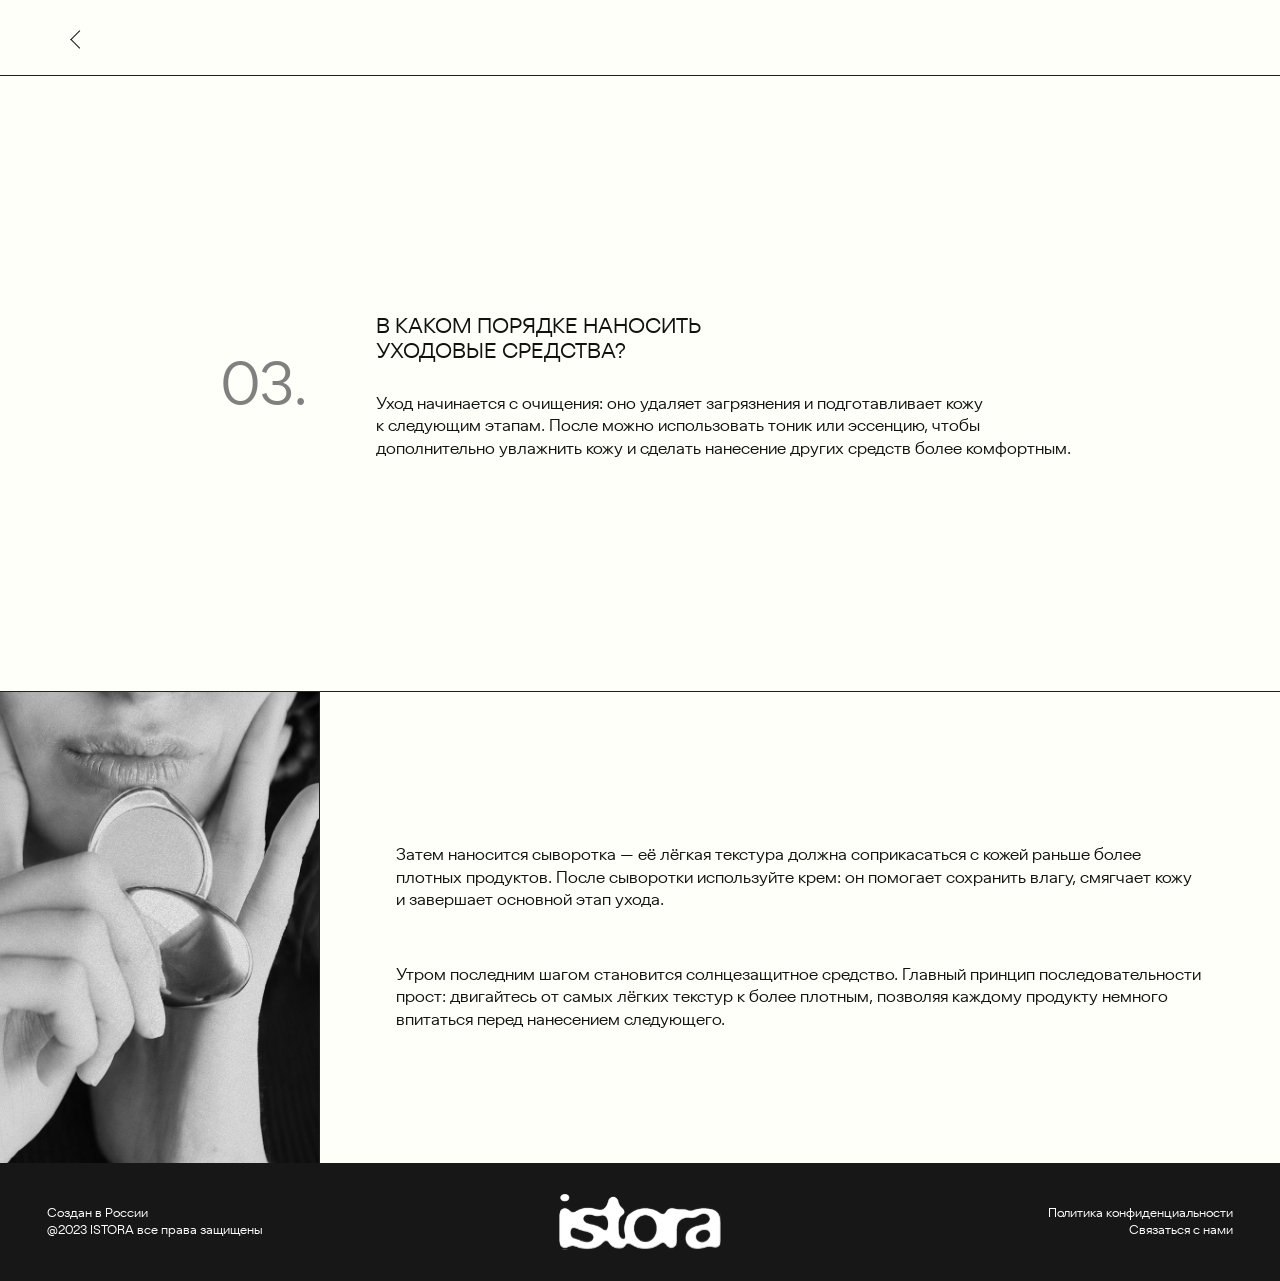
<file: article-order.html>
<!DOCTYPE html>
<html lang="ru">
<head>
<meta charset="UTF-8">
<meta name="viewport" content="width=device-width, initial-scale=1.0">
<meta name="description" content="В каком порядке наносить уходовые средства — статья Istora.">
<title>В каком порядке наносить уходовые средства — Istora</title>
<link rel="stylesheet" href="stylesheets/reset.css">
<link rel="stylesheet" href="stylesheets/fonts.css">
<link rel="stylesheet" href="stylesheets/layout.css">
<link rel="stylesheet" href="stylesheets/style.css?v=4">
<link rel="stylesheet" href="stylesheets/article.css?v=11">
</head>
<body class="article-page">
<main class="article-shell">
<header class="article-top">
<a class="article-back" href="index.html#journal" aria-label="Вернуться к вопросам">
<span aria-hidden="true"></span>
</a>
</header>

<section class="article-hero" aria-labelledby="article-title">
<p class="article-hero__number">03.</p>
<div class="article-hero__content">
<h1 id="article-title">В&nbsp;КАКОМ ПОРЯДКЕ НАНОСИТЬ<br>УХОДОВЫЕ СРЕДСТВА?</h1>
<p>Уход начинается с&nbsp;очищения: оно удаляет загрязнения и&nbsp;подготавливает кожу к&nbsp;следующим этапам. После можно использовать тоник или эссенцию, чтобы дополнительно увлажнить кожу и&nbsp;сделать нанесение других средств более комфортным.</p>
</div>
</section>

<section class="article-body">
<figure class="article-body__image">
<img src="images/topicthree.png" alt="Бальзам Istora у лица">
</figure>

<div class="article-body__text">
<p>Затем наносится сыворотка — её лёгкая текстура должна соприкасаться с&nbsp;кожей раньше более плотных продуктов. После сыворотки используйте крем: он помогает сохранить влагу, смягчает кожу и&nbsp;завершает основной этап ухода.</p>

<p>Утром последним шагом становится солнцезащитное средство. Главный принцип последовательности прост: двигайтесь от&nbsp;самых лёгких текстур к&nbsp;более плотным, позволяя каждому продукту немного впитаться перед нанесением следующего.</p>
</div>
</section>
</main>

<footer class="footer">
<p class="footer__copyright">Создан в&nbsp;России<br>@2023 ISTORA все права защищены</p>
<a class="footer__logo" href="index.html" aria-label="Istora — главная">
<img src="images/menu%20logo.svg?v=2" alt="Istora">
</a>
<nav class="footer__links" aria-label="Дополнительная навигация">
<a href="404.html">Политика конфиденциальности</a>
<a href="404.html">Связаться с&nbsp;нами</a>
</nav>
</footer>
</body>
</html>
</file>
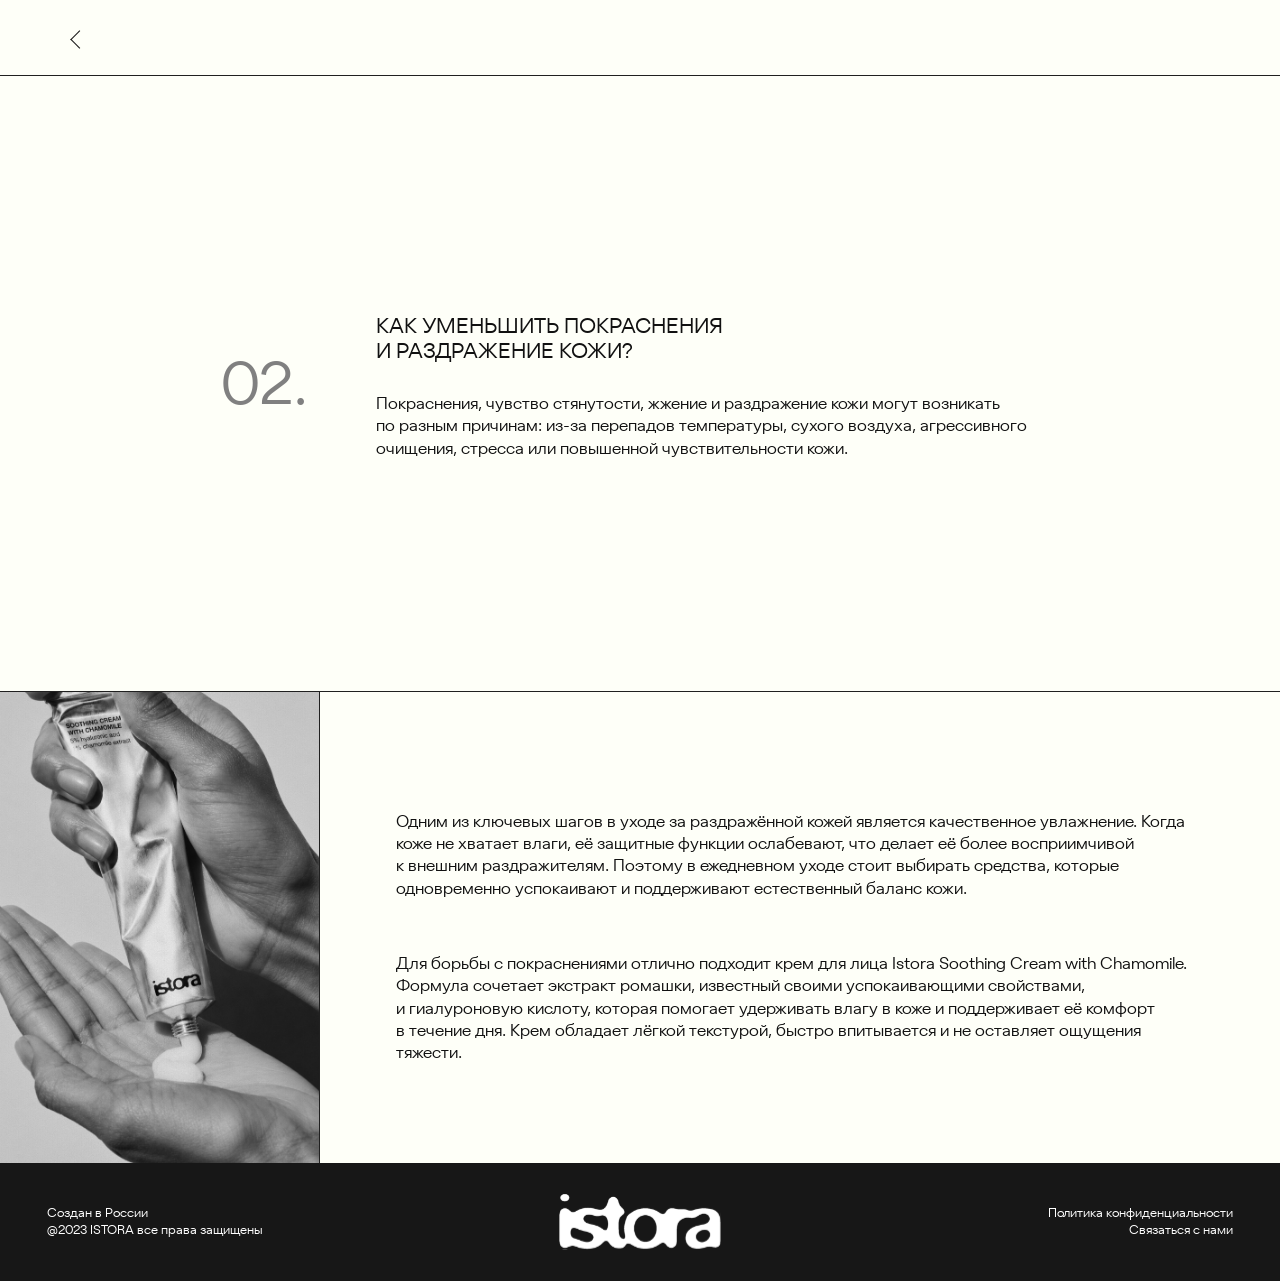
<file: article-redness.html>
<!DOCTYPE html>
<html lang="ru">
<head>
<meta charset="UTF-8">
<meta name="viewport" content="width=device-width, initial-scale=1.0">
<meta name="description" content="Как уменьшить покраснения и раздражение кожи — статья Istora.">
<title>Как уменьшить покраснения и раздражение кожи — Istora</title>
<link rel="stylesheet" href="stylesheets/reset.css">
<link rel="stylesheet" href="stylesheets/fonts.css">
<link rel="stylesheet" href="stylesheets/layout.css">
<link rel="stylesheet" href="stylesheets/style.css?v=4">
<link rel="stylesheet" href="stylesheets/article.css?v=11">
</head>
<body class="article-page">
<main class="article-shell">
<header class="article-top">
<a class="article-back" href="index.html#journal" aria-label="Вернуться к вопросам">
<span aria-hidden="true"></span>
</a>
</header>

<section class="article-hero" aria-labelledby="article-title">
<p class="article-hero__number article-hero__number--redness">02.</p>
<div class="article-hero__content">
<h1 class="article-hero__title--redness" id="article-title">КАК УМЕНЬШИТЬ ПОКРАСНЕНИЯ<br>И&nbsp;РАЗДРАЖЕНИЕ КОЖИ?</h1>
<p>Покраснения, чувство стянутости, жжение и&nbsp;раздражение кожи могут возникать по&nbsp;разным причинам: из-за&nbsp;перепадов температуры, сухого воздуха, агрессивного очищения, стресса или повышенной чувствительности кожи.</p>
</div>
</section>

<section class="article-body">
<figure class="article-body__image">
<img src="images/topictwo.png" alt="Крем Istora в руках">
</figure>

<div class="article-body__text">
<p>Одним из&nbsp;ключевых шагов в&nbsp;уходе за&nbsp;раздражённой кожей является качественное увлажнение. Когда коже не&nbsp;хватает влаги, её защитные функции ослабевают, что делает её более восприимчивой к&nbsp;внешним раздражителям. Поэтому в&nbsp;ежедневном уходе стоит выбирать средства, которые одновременно успокаивают и&nbsp;поддерживают естественный баланс кожи.</p>

<p>Для&nbsp;борьбы с&nbsp;покраснениями отлично подходит крем для&nbsp;лица Istora Soothing Cream with Chamomile. Формула сочетает экстракт ромашки, известный своими успокаивающими свойствами, и&nbsp;гиалуроновую кислоту, которая помогает удерживать влагу в&nbsp;коже и&nbsp;поддерживает её комфорт в&nbsp;течение дня. Крем обладает лёгкой текстурой, быстро впитывается и&nbsp;не оставляет ощущения тяжести.</p>
</div>
</section>
</main>

<footer class="footer">
<p class="footer__copyright">Создан в&nbsp;России<br>@2023 ISTORA все права защищены</p>
<a class="footer__logo" href="index.html" aria-label="Istora — главная">
<img src="images/menu%20logo.svg?v=2" alt="Istora">
</a>
<nav class="footer__links" aria-label="Дополнительная навигация">
<a href="404.html">Политика конфиденциальности</a>
<a href="404.html">Связаться с&nbsp;нами</a>
</nav>
</footer>
</body>
</html>
</file>
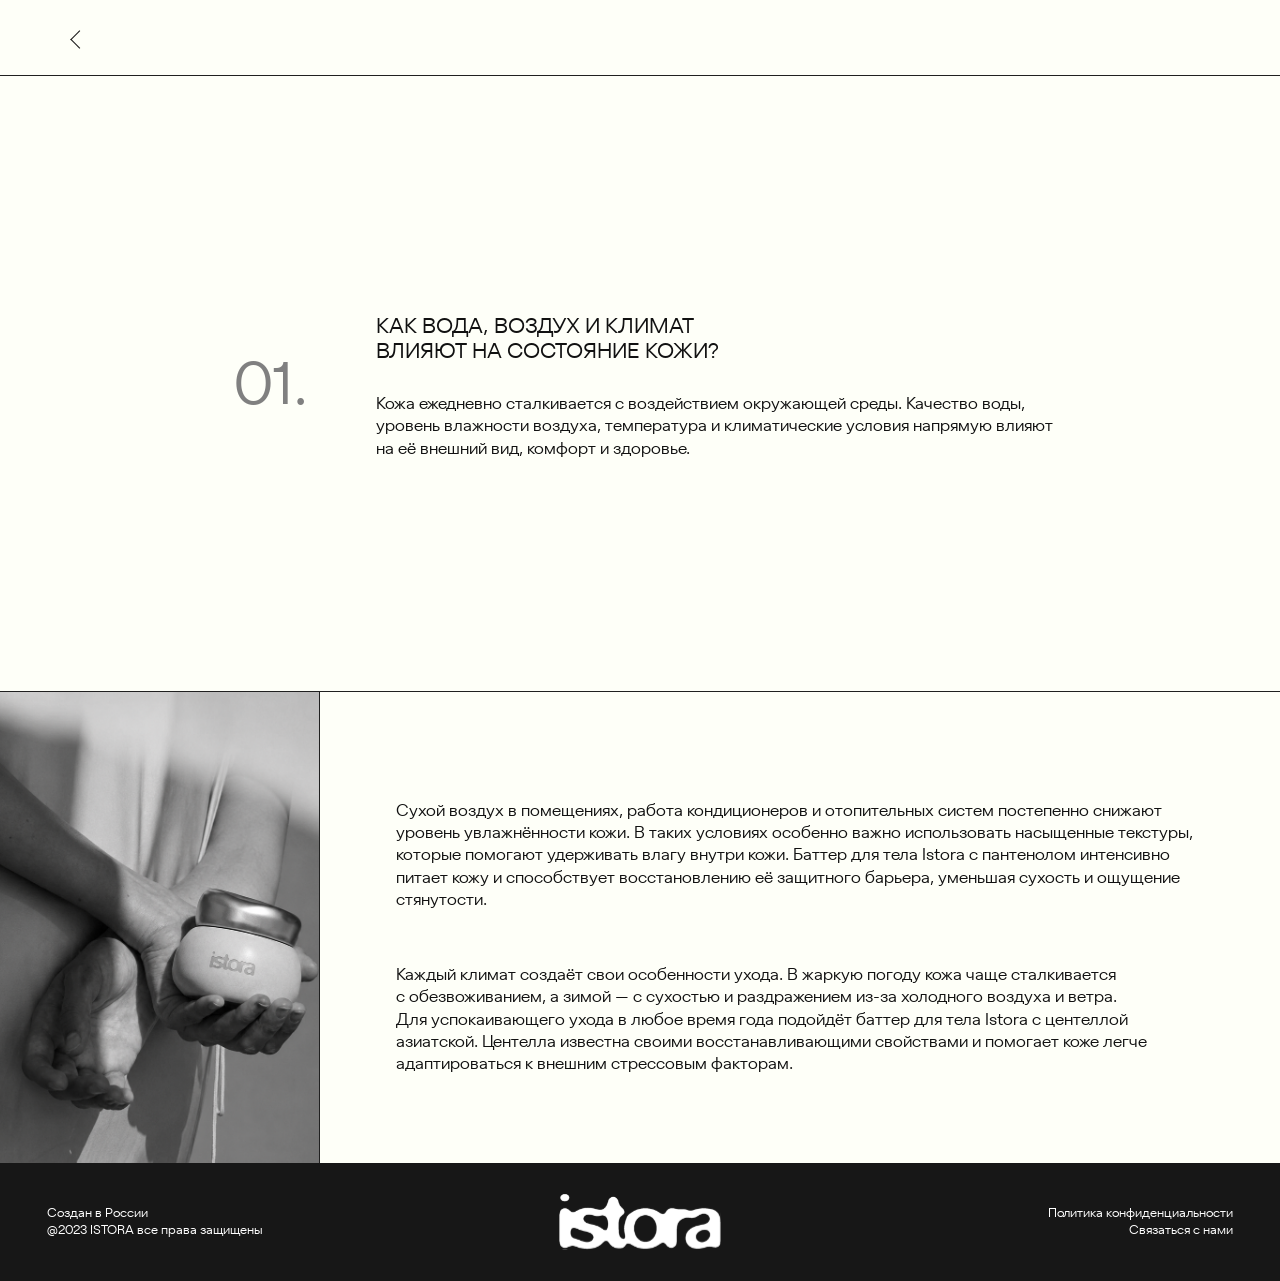
<file: article-water.html>
<!DOCTYPE html>
<html lang="ru">
<head>
<meta charset="UTF-8">
<meta name="viewport" content="width=device-width, initial-scale=1.0">
<meta name="description" content="Как вода, воздух и климат влияют на состояние кожи — статья Istora.">
<title>Как вода, воздух и климат влияют на кожу — Istora</title>
<link rel="stylesheet" href="stylesheets/reset.css">
<link rel="stylesheet" href="stylesheets/fonts.css">
<link rel="stylesheet" href="stylesheets/layout.css">
<link rel="stylesheet" href="stylesheets/style.css?v=4">
<link rel="stylesheet" href="stylesheets/article.css?v=11">
</head>
<body class="article-page">
<main class="article-shell">
<header class="article-top">
<a class="article-back" href="index.html#journal" aria-label="Вернуться к вопросам">
<span aria-hidden="true"></span>
</a>
</header>

<section class="article-hero" aria-labelledby="article-title">
<p class="article-hero__number">01.</p>
<div class="article-hero__content">
<h1 id="article-title">КАК ВОДА, ВОЗДУХ И&nbsp;КЛИМАТ<br>ВЛИЯЮТ НА&nbsp;СОСТОЯНИЕ КОЖИ?</h1>
<p>Кожа ежедневно сталкивается с&nbsp;воздействием окружающей среды. Качество воды, уровень влажности воздуха, температура и&nbsp;климатические условия напрямую влияют на&nbsp;её внешний вид, комфорт и&nbsp;здоровье.</p>
</div>
</section>

<section class="article-body">
<figure class="article-body__image">
<img src="images/topicone.png" alt="Баттер Istora в руках">
</figure>

<div class="article-body__text">
<p>Сухой воздух в&nbsp;помещениях, работа кондиционеров и&nbsp;отопительных систем постепенно снижают уровень увлажнённости кожи. В&nbsp;таких условиях особенно важно использовать насыщенные текстуры, которые помогают удерживать влагу внутри кожи. Баттер для&nbsp;тела Istora с&nbsp;пантенолом интенсивно питает кожу и&nbsp;способствует восстановлению её защитного барьера, уменьшая сухость и&nbsp;ощущение стянутости.</p>

<p>Каждый климат создаёт свои особенности ухода. В&nbsp;жаркую погоду кожа чаще сталкивается с&nbsp;обезвоживанием, а&nbsp;зимой — с&nbsp;сухостью и&nbsp;раздражением из-за&nbsp;холодного воздуха и&nbsp;ветра. Для&nbsp;успокаивающего ухода в&nbsp;любое время года подойдёт баттер для&nbsp;тела Istora с&nbsp;центеллой азиатской. Центелла известна своими восстанавливающими свойствами и&nbsp;помогает коже легче адаптироваться к&nbsp;внешним стрессовым факторам.</p>
</div>
</section>
</main>

<footer class="footer">
<p class="footer__copyright">Создан в&nbsp;России<br>@2023 ISTORA все права защищены</p>
<a class="footer__logo" href="index.html" aria-label="Istora — главная">
<img src="images/menu%20logo.svg?v=2" alt="Istora">
</a>
<nav class="footer__links" aria-label="Дополнительная навигация">
<a href="404.html">Политика конфиденциальности</a>
<a href="404.html">Связаться с&nbsp;нами</a>
</nav>
</footer>
</body>
</html>
</file>
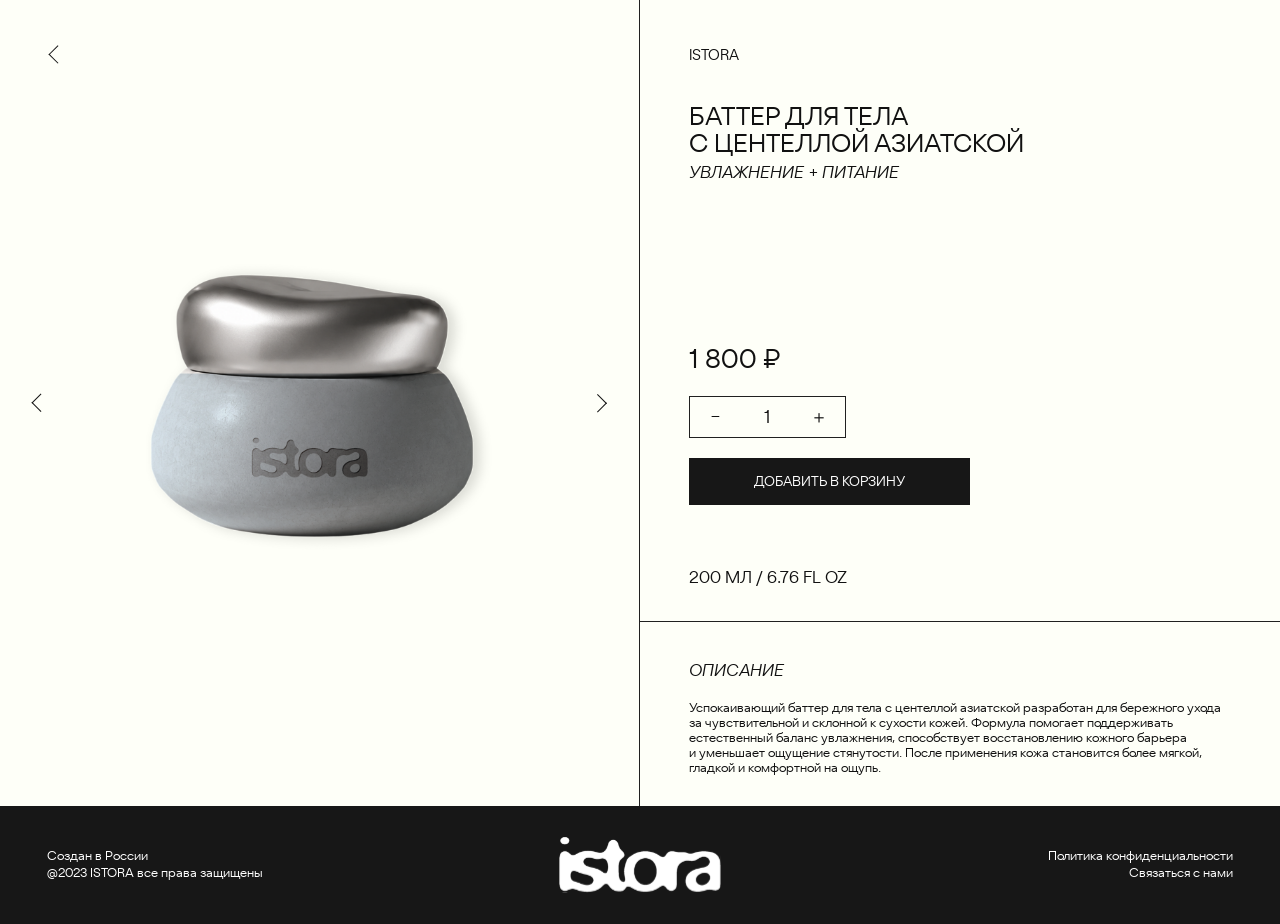
<file: product-grey.html>
<!DOCTYPE html>
<html lang="ru">
<head>
<meta charset="UTF-8">
<meta name="viewport" content="width=device-width, initial-scale=1.0">
<meta name="description" content="Баттер для тела с центеллой азиатской Istora.">
<title>Баттер с центеллой — Istora</title>
<link rel="stylesheet" href="stylesheets/reset.css">
<link rel="stylesheet" href="stylesheets/fonts.css">
<link rel="stylesheet" href="stylesheets/layout.css">
<link rel="stylesheet" href="stylesheets/style.css?v=4">
<link rel="stylesheet" href="stylesheets/product.css">
</head>
<body class="product-page">
<main class="product-detail">
<section class="product-gallery" aria-label="Фотографии серого баттера для тела">
<a class="product-gallery__back" href="catalog.html#body-butter-grey" data-home-target="index.html#body-butter-grey-home" data-catalog-target="catalog.html#body-butter-grey" aria-label="Вернуться назад">
<span aria-hidden="true"></span>
</a>

<div class="product-gallery__slides">
<figure class="product-gallery__slide is-active" data-slide="0">
<img class="product-gallery__cutout" src="images/jargrey.png" alt="Серый баттер Istora на прозрачном фоне">
</figure>
<figure class="product-gallery__slide" data-slide="1" aria-hidden="true">
<img class="product-gallery__real" src="images/jargreyreal.png" alt="Серый баттер Istora в руках">
</figure>
</div>

<button class="product-gallery__nav product-gallery__nav--prev" type="button" aria-label="Предыдущее фото" disabled><span aria-hidden="true"></span></button>
<button class="product-gallery__nav product-gallery__nav--next" type="button" aria-label="Следующее фото"><span aria-hidden="true"></span></button>
</section>

<section class="product-details" aria-labelledby="product-title">
<div class="product-details__buy">
<p class="product-details__brand">ISTORA</p>
<h1 id="product-title">БАТТЕР ДЛЯ&nbsp;ТЕЛА<br>С&nbsp;ЦЕНТЕЛЛОЙ АЗИАТСКОЙ</h1>
<p class="product-details__subtitle">УВЛАЖНЕНИЕ + ПИТАНИЕ</p>

<div class="product-details__purchase">
<p class="product-details__price">1 800 ₽</p>
<div class="product-quantity" aria-label="Количество товара">
<button type="button" data-quantity="minus" aria-label="Уменьшить количество">−</button>
<output aria-live="polite">1</output>
<button type="button" data-quantity="plus" aria-label="Увеличить количество">＋</button>
</div>
<button class="product-details__cart" type="button">ДОБАВИТЬ В КОРЗИНУ</button>
</div>

<p class="product-details__volume">200 МЛ / 6.76 FL OZ</p>
</div>

<div class="product-details__description">
<h2>ОПИСАНИЕ</h2>
<p>Успокаивающий баттер для&nbsp;тела с&nbsp;центеллой азиатской разработан для&nbsp;бережного ухода<br>за&nbsp;чувствительной и&nbsp;склонной к&nbsp;сухости кожей. Формула помогает поддерживать<br>естественный баланс увлажнения, способствует восстановлению кожного барьера<br>и&nbsp;уменьшает ощущение стянутости. После применения кожа становится более мягкой,<br>гладкой и&nbsp;комфортной на&nbsp;ощупь.</p>
</div>
</section>
</main>

<footer class="footer">
<p class="footer__copyright">Создан в&nbsp;России<br>@2023 ISTORA все права защищены</p>
<a class="footer__logo" href="index.html" aria-label="Istora — главная"><img src="images/menu%20logo.svg?v=2" alt="Istora"></a>
<nav class="footer__links" aria-label="Дополнительная навигация">
<a href="404.html">Политика конфиденциальности</a>
<a href="404.html">Связаться с&nbsp;нами</a>
</nav>
</footer>

<script src="scripts/product.js" defer></script>
</body>
</html>
</file>
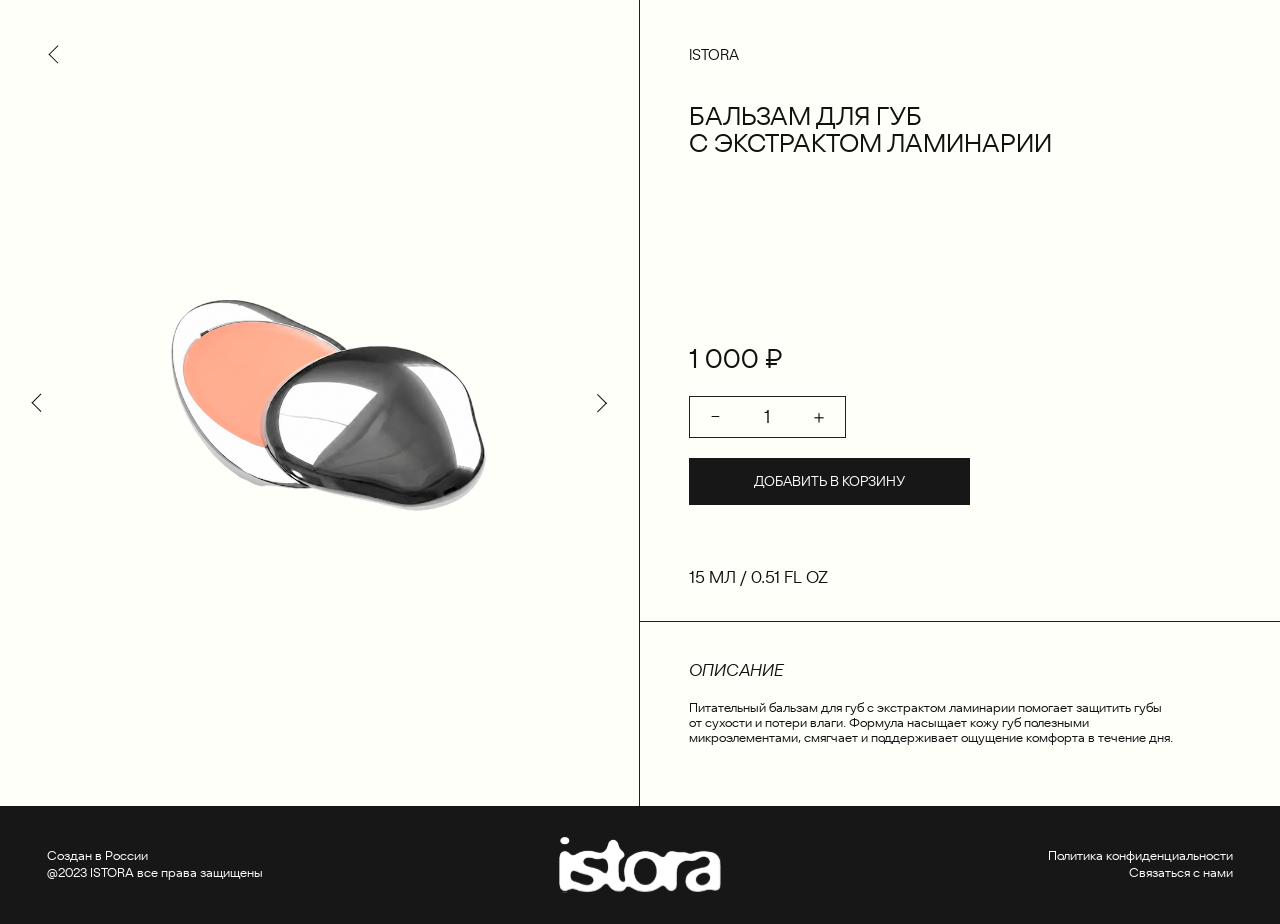
<file: product-lip.html>
<!DOCTYPE html>
<html lang="ru">
<head>
<meta charset="UTF-8">
<meta name="viewport" content="width=device-width, initial-scale=1.0">
<meta name="description" content="Бальзам для губ с экстрактом ламинарии Istora.">
<title>Бальзам для губ — Istora</title>
<link rel="stylesheet" href="stylesheets/reset.css">
<link rel="stylesheet" href="stylesheets/fonts.css">
<link rel="stylesheet" href="stylesheets/layout.css">
<link rel="stylesheet" href="stylesheets/style.css?v=4">
<link rel="stylesheet" href="stylesheets/product.css?v=5">
</head>
<body class="product-page">
<main class="product-detail">
<section class="product-gallery" aria-label="Фотографии бальзама для губ">
<a class="product-gallery__back" href="catalog.html#lip-balm" data-home-target="index.html#lip-balm-home" data-catalog-target="catalog.html#lip-balm" aria-label="Вернуться назад">
<span aria-hidden="true"></span>
</a>

<div class="product-gallery__slides">
<figure class="product-gallery__slide is-active" data-slide="0">
<img class="product-gallery__cutout product-gallery__cutout--lip" src="images/lipbalm.png" alt="Бальзам для губ Istora на прозрачном фоне">
</figure>
<figure class="product-gallery__slide" data-slide="1" aria-hidden="true">
<img class="product-gallery__real" src="images/lipbalmreal.png" alt="Бальзам для губ Istora в руке">
</figure>
</div>

<button class="product-gallery__nav product-gallery__nav--prev" type="button" aria-label="Предыдущее фото" disabled><span aria-hidden="true"></span></button>
<button class="product-gallery__nav product-gallery__nav--next" type="button" aria-label="Следующее фото"><span aria-hidden="true"></span></button>
</section>

<section class="product-details" aria-labelledby="product-title">
<div class="product-details__buy">
<p class="product-details__brand">ISTORA</p>
<h1 id="product-title">БАЛЬЗАМ ДЛЯ&nbsp;ГУБ<br>С&nbsp;ЭКСТРАКТОМ ЛАМИНАРИИ</h1>

<div class="product-details__purchase">
<p class="product-details__price">1 000 ₽</p>
<div class="product-quantity" aria-label="Количество товара">
<button type="button" data-quantity="minus" aria-label="Уменьшить количество">−</button>
<output aria-live="polite">1</output>
<button type="button" data-quantity="plus" aria-label="Увеличить количество">＋</button>
</div>
<button class="product-details__cart" type="button">ДОБАВИТЬ В КОРЗИНУ</button>
</div>

<p class="product-details__volume">15 МЛ / 0.51 FL OZ</p>
</div>

<div class="product-details__description">
<h2>ОПИСАНИЕ</h2>
<p>Питательный бальзам для&nbsp;губ с&nbsp;экстрактом ламинарии помогает защитить губы<br>от&nbsp;сухости и&nbsp;потери влаги. Формула насыщает кожу губ полезными<br>микроэлементами, смягчает и&nbsp;поддерживает ощущение комфорта в&nbsp;течение дня.</p>
</div>
</section>
</main>

<footer class="footer">
<p class="footer__copyright">Создан в&nbsp;России<br>@2023 ISTORA все права защищены</p>
<a class="footer__logo" href="index.html" aria-label="Istora — главная"><img src="images/menu%20logo.svg?v=2" alt="Istora"></a>
<nav class="footer__links" aria-label="Дополнительная навигация">
<a href="404.html">Политика конфиденциальности</a>
<a href="404.html">Связаться с&nbsp;нами</a>
</nav>
</footer>

<script src="scripts/product.js" defer></script>
</body>
</html>
</file>
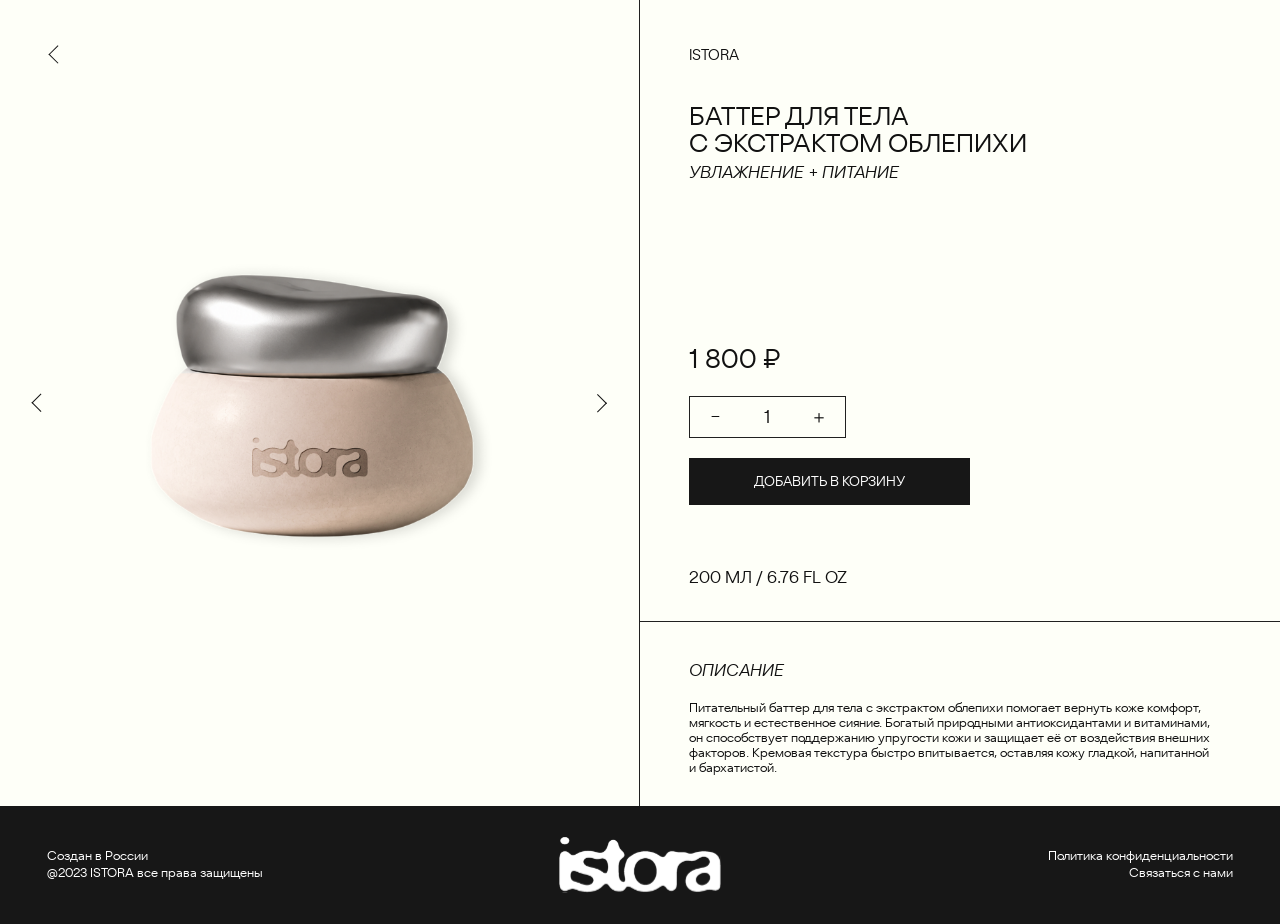
<file: product-pink.html>
<!DOCTYPE html>
<html lang="ru">
<head>
<meta charset="UTF-8">
<meta name="viewport" content="width=device-width, initial-scale=1.0">
<meta name="description" content="Баттер для тела с экстрактом облепихи Istora.">
<title>Баттер с облепихой — Istora</title>
<link rel="stylesheet" href="stylesheets/reset.css">
<link rel="stylesheet" href="stylesheets/fonts.css">
<link rel="stylesheet" href="stylesheets/layout.css">
<link rel="stylesheet" href="stylesheets/style.css?v=4">
<link rel="stylesheet" href="stylesheets/product.css">
</head>
<body class="product-page">
<main class="product-detail">
<section class="product-gallery" aria-label="Фотографии розового баттера для тела">
<a class="product-gallery__back" href="catalog.html#body-butter-pink" data-home-target="index.html#body-butter-pink-home" data-catalog-target="catalog.html#body-butter-pink" aria-label="Вернуться назад">
<span aria-hidden="true"></span>
</a>

<div class="product-gallery__slides">
<figure class="product-gallery__slide is-active" data-slide="0">
<img class="product-gallery__cutout" src="images/jarpink.png" alt="Розовый баттер Istora на прозрачном фоне">
</figure>
<figure class="product-gallery__slide" data-slide="1" aria-hidden="true">
<img class="product-gallery__real" src="images/jarpinkreal.png" alt="Розовый баттер Istora в руках">
</figure>
</div>

<button class="product-gallery__nav product-gallery__nav--prev" type="button" aria-label="Предыдущее фото" disabled>
<span aria-hidden="true"></span>
</button>
<button class="product-gallery__nav product-gallery__nav--next" type="button" aria-label="Следующее фото">
<span aria-hidden="true"></span>
</button>
</section>

<section class="product-details" aria-labelledby="product-title">
<div class="product-details__buy">
<p class="product-details__brand">ISTORA</p>
<h1 id="product-title">БАТТЕР ДЛЯ&nbsp;ТЕЛА<br>С&nbsp;ЭКСТРАКТОМ ОБЛЕПИХИ</h1>
<p class="product-details__subtitle">УВЛАЖНЕНИЕ + ПИТАНИЕ</p>

<div class="product-details__purchase">
<p class="product-details__price">1 800 ₽</p>
<div class="product-quantity" aria-label="Количество товара">
<button type="button" data-quantity="minus" aria-label="Уменьшить количество">−</button>
<output aria-live="polite">1</output>
<button type="button" data-quantity="plus" aria-label="Увеличить количество">＋</button>
</div>
<button class="product-details__cart" type="button">ДОБАВИТЬ В КОРЗИНУ</button>
</div>

<p class="product-details__volume">200 МЛ / 6.76 FL OZ</p>
</div>

<div class="product-details__description">
<h2>ОПИСАНИЕ</h2>
<p>Питательный баттер для&nbsp;тела с&nbsp;экстрактом облепихи помогает вернуть коже комфорт,<br>мягкость и&nbsp;естественное сияние. Богатый природными антиоксидантами и&nbsp;витаминами,<br>он способствует поддержанию упругости кожи и&nbsp;защищает её от&nbsp;воздействия внешних<br>факторов. Кремовая текстура быстро впитывается, оставляя кожу гладкой, напитанной<br>и&nbsp;бархатистой.</p>
</div>
</section>
</main>

<footer class="footer">
<p class="footer__copyright">Создан в&nbsp;России<br>@2023 ISTORA все права защищены</p>
<a class="footer__logo" href="index.html" aria-label="Istora — главная">
<img src="images/menu%20logo.svg?v=2" alt="Istora">
</a>
<nav class="footer__links" aria-label="Дополнительная навигация">
<a href="404.html">Политика конфиденциальности</a>
<a href="404.html">Связаться с&nbsp;нами</a>
</nav>
</footer>

<script src="scripts/product.js" defer></script>
</body>
</html>
</file>
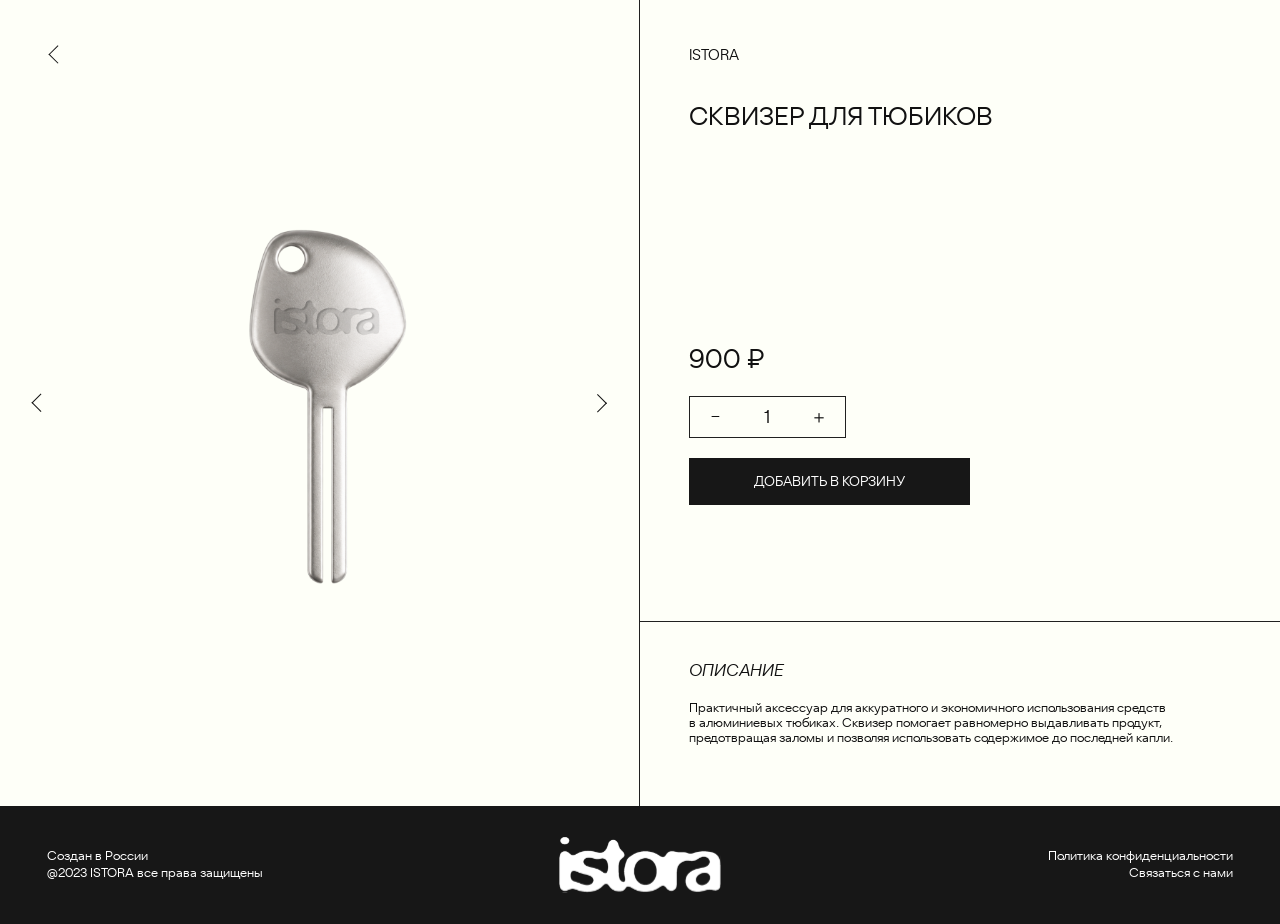
<file: product-squeezer.html>
<!DOCTYPE html>
<html lang="ru">
<head>
<meta charset="UTF-8">
<meta name="viewport" content="width=device-width, initial-scale=1.0">
<meta name="description" content="Сквизер для тюбиков Istora.">
<title>Сквизер для тюбиков — Istora</title>
<link rel="stylesheet" href="stylesheets/reset.css">
<link rel="stylesheet" href="stylesheets/fonts.css">
<link rel="stylesheet" href="stylesheets/layout.css">
<link rel="stylesheet" href="stylesheets/style.css?v=4">
<link rel="stylesheet" href="stylesheets/product.css?v=4">
</head>
<body class="product-page">
<main class="product-detail">
<section class="product-gallery" aria-label="Фотографии сквизера для тюбиков">
<a class="product-gallery__back" href="catalog.html#squeezer" data-home-target="index.html#squeezer-home" data-catalog-target="catalog.html#squeezer" aria-label="Вернуться назад">
<span aria-hidden="true"></span>
</a>

<div class="product-gallery__slides">
<figure class="product-gallery__slide is-active" data-slide="0">
<img class="product-gallery__cutout product-gallery__cutout--squeezer" src="images/sqweezer.png" alt="Сквизер Istora на прозрачном фоне">
</figure>
<figure class="product-gallery__slide" data-slide="1" aria-hidden="true">
<img class="product-gallery__real" src="images/sqeezerreal.png" alt="Сквизер Istora на тюбике">
</figure>
</div>

<button class="product-gallery__nav product-gallery__nav--prev" type="button" aria-label="Предыдущее фото" disabled><span aria-hidden="true"></span></button>
<button class="product-gallery__nav product-gallery__nav--next" type="button" aria-label="Следующее фото"><span aria-hidden="true"></span></button>
</section>

<section class="product-details" aria-labelledby="product-title">
<div class="product-details__buy">
<p class="product-details__brand">ISTORA</p>
<h1 id="product-title">СКВИЗЕР ДЛЯ&nbsp;ТЮБИКОВ</h1>

<div class="product-details__purchase">
<p class="product-details__price">900 ₽</p>
<div class="product-quantity" aria-label="Количество товара">
<button type="button" data-quantity="minus" aria-label="Уменьшить количество">−</button>
<output aria-live="polite">1</output>
<button type="button" data-quantity="plus" aria-label="Увеличить количество">＋</button>
</div>
<button class="product-details__cart" type="button">ДОБАВИТЬ В КОРЗИНУ</button>
</div>
</div>

<div class="product-details__description">
<h2>ОПИСАНИЕ</h2>
<p>Практичный аксессуар для&nbsp;аккуратного и&nbsp;экономичного использования средств<br>в&nbsp;алюминиевых тюбиках. Сквизер помогает равномерно выдавливать продукт,<br>предотвращая заломы и&nbsp;позволяя использовать содержимое до&nbsp;последней капли.</p>
</div>
</section>
</main>

<footer class="footer">
<p class="footer__copyright">Создан в&nbsp;России<br>@2023 ISTORA все права защищены</p>
<a class="footer__logo" href="index.html" aria-label="Istora — главная"><img src="images/menu%20logo.svg?v=2" alt="Istora"></a>
<nav class="footer__links" aria-label="Дополнительная навигация">
<a href="404.html">Политика конфиденциальности</a>
<a href="404.html">Связаться с&nbsp;нами</a>
</nav>
</footer>

<script src="scripts/product.js" defer></script>
</body>
</html>
</file>
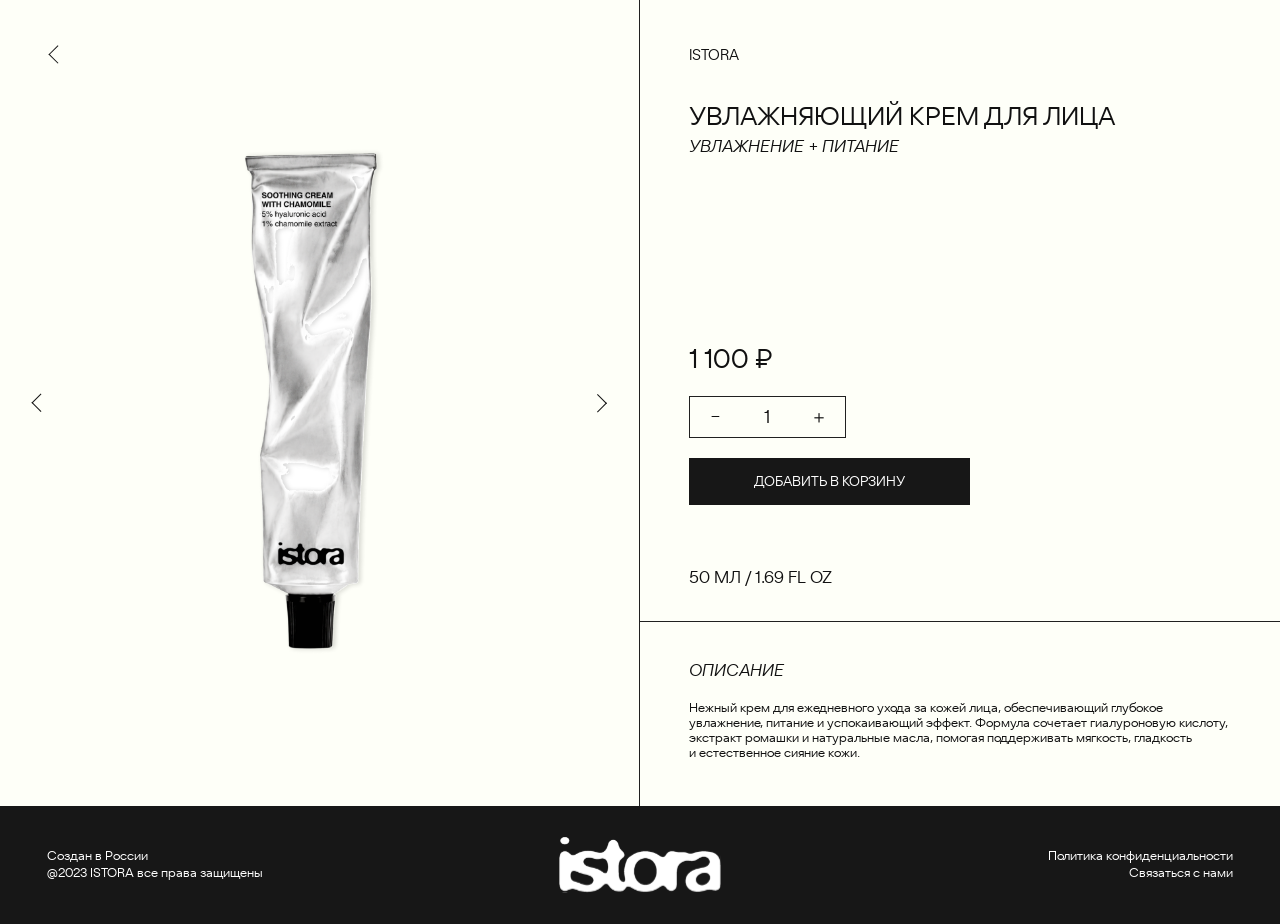
<file: product-tube.html>
<!DOCTYPE html>
<html lang="ru">
<head>
<meta charset="UTF-8">
<meta name="viewport" content="width=device-width, initial-scale=1.0">
<meta name="description" content="Увлажняющий крем для лица Istora.">
<title>Увлажняющий крем для лица — Istora</title>
<link rel="stylesheet" href="stylesheets/reset.css">
<link rel="stylesheet" href="stylesheets/fonts.css">
<link rel="stylesheet" href="stylesheets/layout.css">
<link rel="stylesheet" href="stylesheets/style.css?v=4">
<link rel="stylesheet" href="stylesheets/product.css?v=3">
</head>
<body class="product-page">
<main class="product-detail">
<section class="product-gallery" aria-label="Фотографии увлажняющего крема для лица">
<a class="product-gallery__back" href="catalog.html#face-cream" data-home-target="index.html#face-cream-home" data-catalog-target="catalog.html#face-cream" aria-label="Вернуться назад">
<span aria-hidden="true"></span>
</a>

<div class="product-gallery__slides">
<figure class="product-gallery__slide is-active" data-slide="0">
<img class="product-gallery__cutout product-gallery__cutout--tube" src="images/tube.png" alt="Увлажняющий крем Istora на прозрачном фоне">
</figure>
<figure class="product-gallery__slide" data-slide="1" aria-hidden="true">
<img class="product-gallery__real" src="images/tubereal.png" alt="Увлажняющий крем Istora в руке">
</figure>
</div>

<button class="product-gallery__nav product-gallery__nav--prev" type="button" aria-label="Предыдущее фото" disabled><span aria-hidden="true"></span></button>
<button class="product-gallery__nav product-gallery__nav--next" type="button" aria-label="Следующее фото"><span aria-hidden="true"></span></button>
</section>

<section class="product-details" aria-labelledby="product-title">
<div class="product-details__buy">
<p class="product-details__brand">ISTORA</p>
<h1 id="product-title">УВЛАЖНЯЮЩИЙ КРЕМ ДЛЯ&nbsp;ЛИЦА</h1>
<p class="product-details__subtitle">УВЛАЖНЕНИЕ + ПИТАНИЕ</p>

<div class="product-details__purchase">
<p class="product-details__price">1 100 ₽</p>
<div class="product-quantity" aria-label="Количество товара">
<button type="button" data-quantity="minus" aria-label="Уменьшить количество">−</button>
<output aria-live="polite">1</output>
<button type="button" data-quantity="plus" aria-label="Увеличить количество">＋</button>
</div>
<button class="product-details__cart" type="button">ДОБАВИТЬ В КОРЗИНУ</button>
</div>

<p class="product-details__volume">50 МЛ / 1.69 FL OZ</p>
</div>

<div class="product-details__description">
<h2>ОПИСАНИЕ</h2>
<p>Нежный крем для&nbsp;ежедневного ухода за&nbsp;кожей лица, обеспечивающий глубокое<br>увлажнение, питание и&nbsp;успокаивающий эффект. Формула сочетает гиалуроновую кислоту,<br>экстракт ромашки и&nbsp;натуральные масла, помогая поддерживать мягкость, гладкость<br>и&nbsp;естественное сияние кожи.</p>
</div>
</section>
</main>

<footer class="footer">
<p class="footer__copyright">Создан в&nbsp;России<br>@2023 ISTORA все права защищены</p>
<a class="footer__logo" href="index.html" aria-label="Istora — главная"><img src="images/menu%20logo.svg?v=2" alt="Istora"></a>
<nav class="footer__links" aria-label="Дополнительная навигация">
<a href="404.html">Политика конфиденциальности</a>
<a href="404.html">Связаться с&nbsp;нами</a>
</nav>
</footer>

<script src="scripts/product.js" defer></script>
</body>
</html>
</file>
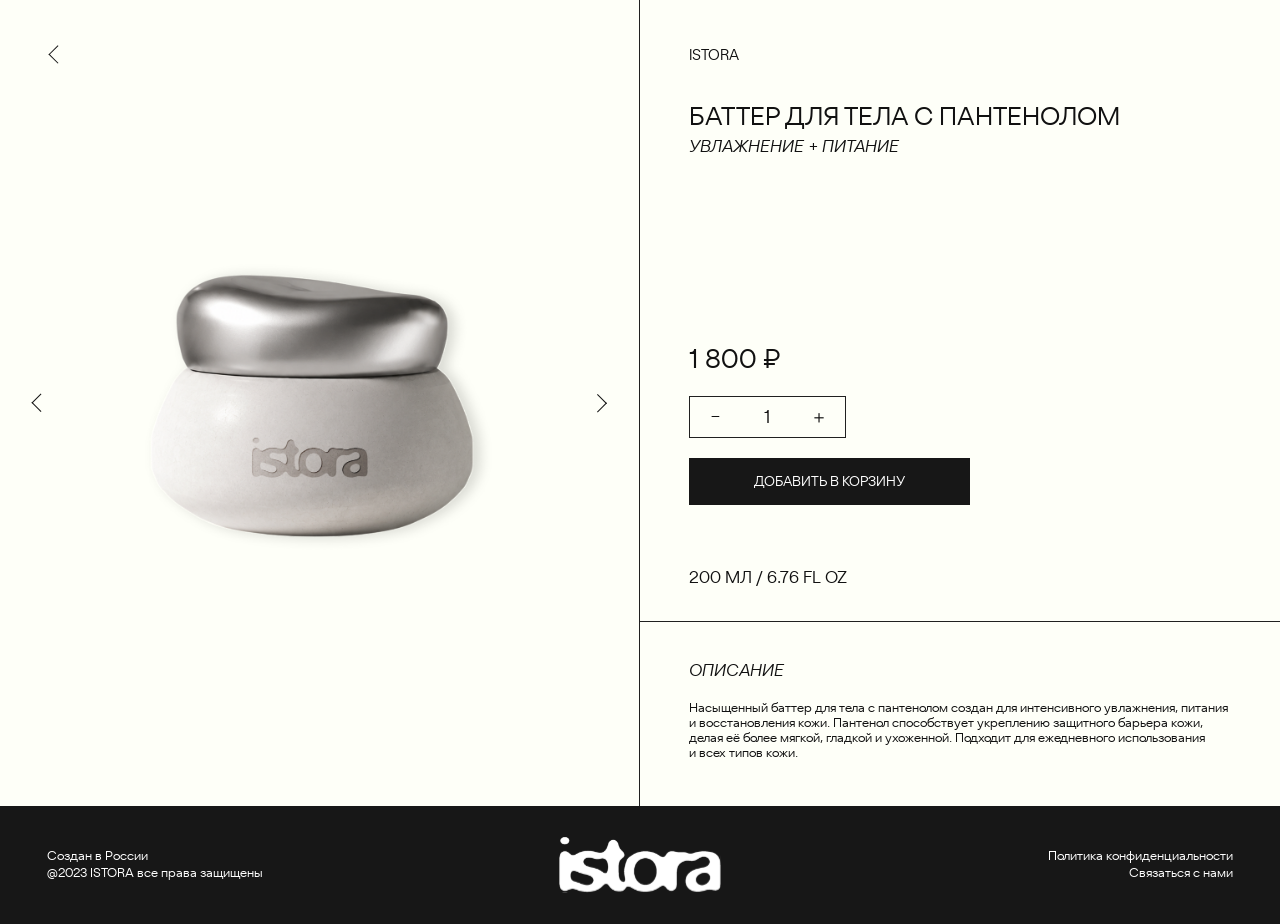
<file: product-white.html>
<!DOCTYPE html>
<html lang="ru">
<head>
<meta charset="UTF-8">
<meta name="viewport" content="width=device-width, initial-scale=1.0">
<meta name="description" content="Баттер для тела с пантенолом Istora.">
<title>Баттер для тела — Istora</title>
<link rel="stylesheet" href="stylesheets/reset.css">
<link rel="stylesheet" href="stylesheets/fonts.css">
<link rel="stylesheet" href="stylesheets/layout.css">
<link rel="stylesheet" href="stylesheets/style.css?v=4">
<link rel="stylesheet" href="stylesheets/product.css">
</head>
<body class="product-page">
<main class="product-detail">
<section class="product-gallery" aria-label="Фотографии белого баттера для тела">
<a class="product-gallery__back" href="catalog.html#body-butter-white" data-home-target="index.html#body-butter-white-home" data-catalog-target="catalog.html#body-butter-white" aria-label="Вернуться назад">
<span aria-hidden="true"></span>
</a>

<div class="product-gallery__slides">
<figure class="product-gallery__slide is-active" data-slide="0">
<img class="product-gallery__cutout" src="images/jarwhite.png" alt="Белый баттер Istora на прозрачном фоне">
</figure>
<figure class="product-gallery__slide" data-slide="1" aria-hidden="true">
<img class="product-gallery__real" src="images/jarwhitereal.png" alt="Белый баттер Istora на бумажной текстуре">
</figure>
</div>

<button class="product-gallery__nav product-gallery__nav--prev" type="button" aria-label="Предыдущее фото" disabled>
<span aria-hidden="true"></span>
</button>
<button class="product-gallery__nav product-gallery__nav--next" type="button" aria-label="Следующее фото">
<span aria-hidden="true"></span>
</button>
</section>

<section class="product-details" aria-labelledby="product-title">
<div class="product-details__buy">
<p class="product-details__brand">ISTORA</p>
<h1 id="product-title">БАТТЕР ДЛЯ&nbsp;ТЕЛА С&nbsp;ПАНТЕНОЛОМ</h1>
<p class="product-details__subtitle">УВЛАЖНЕНИЕ + ПИТАНИЕ</p>

<div class="product-details__purchase">
<p class="product-details__price">1 800 ₽</p>
<div class="product-quantity" aria-label="Количество товара">
<button type="button" data-quantity="minus" aria-label="Уменьшить количество">−</button>
<output aria-live="polite">1</output>
<button type="button" data-quantity="plus" aria-label="Увеличить количество">＋</button>
</div>
<button class="product-details__cart" type="button">ДОБАВИТЬ В КОРЗИНУ</button>
</div>

<p class="product-details__volume">200 МЛ / 6.76 FL OZ</p>
</div>

<div class="product-details__description">
<h2>ОПИСАНИЕ</h2>
<p>Насыщенный баттер для&nbsp;тела с&nbsp;пантенолом создан для&nbsp;интенсивного увлажнения, питания<br>и&nbsp;восстановления кожи. Пантенол способствует укреплению защитного барьера кожи,<br>делая её более мягкой, гладкой и&nbsp;ухоженной. Подходит для&nbsp;ежедневного использования<br>и&nbsp;всех типов кожи.</p>
</div>
</section>
</main>

<footer class="footer">
<p class="footer__copyright">Создан в&nbsp;России<br>@2023 ISTORA все права защищены</p>
<a class="footer__logo" href="index.html" aria-label="Istora — главная">
<img src="images/menu%20logo.svg?v=2" alt="Istora">
</a>
<nav class="footer__links" aria-label="Дополнительная навигация">
<a href="404.html">Политика конфиденциальности</a>
<a href="404.html">Связаться с&nbsp;нами</a>
</nav>
</footer>

<script src="scripts/product.js" defer></script>
</body>
</html>
</file>
<file: stylesheets/fonts.css>
@font-face {
    font-family: "TT Turns";
    src: url("../fonts/TT_Turns_Trial_Regular.woff") format("woff");
    font-style: normal;
    font-weight: 400;
    font-display: swap;
}

@font-face {
    font-family: "TT Turns";
    src: url("../fonts/TT_Turns_Trial_Medium.woff") format("woff");
    font-style: normal;
    font-weight: 500;
    font-display: swap;
}

@font-face {
    font-family: "TT Turns";
    src: url("../fonts/TT_Turns_Trial_Italic.woff") format("woff");
    font-style: italic;
    font-weight: 400;
    font-display: swap;
}
</file>
<file: stylesheets/layout.css>
.hero {
    position: relative;
    width: 100vw;
    height: 59vw;
    overflow: hidden;
    background: #101010;
}

.hero__video {
    position: absolute;
    right: 0;
    bottom: 0;
    left: 0;
    width: 100vw;
    height: 62.5vw;
    object-fit: cover;
    object-position: center center;
}

.header {
    position: absolute;
    z-index: 1;
    top: 0;
    left: 0;
    display: grid;
    grid-template-columns: 1fr auto 1fr;
    align-items: center;
    width: 100vw;
    padding: 2.05vw 5.45vw 0;
}

.header__nav {
    display: flex;
    align-items: center;
    gap: 3.68vw;
}

.header__logo {
    width: 10.7vw;
}

.header__logo img {
    width: 100%;
    height: auto;
}

.header__basket {
    justify-self: end;
    width: 2.6vw;
}

.header__basket img {
    width: 100%;
    height: auto;
}

.bestsellers {
    display: grid;
    grid-template-columns: repeat(4, 25vw);
    grid-template-rows: repeat(2, 36.8vw);
    width: 100vw;
    background: #fefff8;
    border-top: 0.07vw solid #202020;
    border-left: 0.07vw solid #202020;
}

.bestsellers > * {
    min-width: 0;
    border-right: 0.07vw solid #202020;
    border-bottom: 0.07vw solid #202020;
}

.bestsellers__intro {
    padding: 2.65vw 2.2vw;
}

.product {
    position: relative;
    display: block;
    overflow: hidden;
}

.product__image {
    position: absolute;
    top: 50%;
    left: 50%;
    width: auto;
    object-fit: contain;
    transform: translate(-50%, -58%);
    transition: transform 600ms ease;
}

.product--tube .product__image {
    height: 24vw;
}

.product--white .product__image,
.product--pink .product__image,
.product--grey .product__image {
    width: 17.2vw;
    height: 17.2vw;
}

.product--squeezer .product__image {
    width: 23vw;
    height: 23vw;
}

.product__info {
    position: absolute;
    right: 1.35vw;
    bottom: 2.05vw;
    left: 1.35vw;
    display: flex;
    flex-direction: column;
    gap: 0.32vw;
}

.bestsellers__story {
    grid-column: span 2;
    overflow: hidden;
}

.bestsellers__story img {
    position: relative;
    left: -0.06vw;
    width: 100%;
    height: 100%;
    object-fit: cover;
}

.new-collection {
    position: relative;
    display: grid;
    grid-template-columns: repeat(2, 50vw);
    width: 100vw;
    height: 59vw;
    background: #c1c1c1;
    border-bottom: 0.07vw solid #202020;
}

.new-collection::after {
    position: absolute;
    z-index: 2;
    top: 0;
    bottom: 0;
    left: 50%;
    width: 0.07vw;
    background: #202020;
    content: "";
    pointer-events: none;
}

.new-collection__visual {
    position: relative;
    height: 59vw;
    overflow: hidden;
}

.new-collection__background {
    width: 100%;
    height: 100%;
    object-fit: cover;
    object-position: center center;
}

.new-collection__product {
    position: absolute;
    top: 19.2vw;
    left: 8vw;
    width: 34vw;
    height: auto;
}

.new-collection__content {
    padding: 2.9vw 3.25vw;
}

.new-collection__button {
    position: relative;
    display: flex;
    align-items: center;
    justify-content: center;
    width: 15.8vw;
    height: 3.55vw;
    overflow: hidden;
}

.journal {
    width: 100vw;
    height: 43.75vw;
    background: #fefff8;
    border-top: 0.07vw solid #202020;
    border-bottom: 0.07vw solid #202020;
    overflow: hidden;
}

.journal__list {
    display: grid;
    grid-template-columns: repeat(3, 18vw);
    gap: 5.5vw;
    justify-content: center;
    padding-top: 9.15vw;
}

.journal-card {
    display: block;
    min-width: 0;
}

.journal-card__image {
    width: 18vw;
    height: 23.4vw;
    object-fit: cover;
}

.journal-card__title {
    display: block;
    margin-top: 1.95vw;
}

.brand-poster {
    display: grid;
    grid-template-columns: repeat(2, 50vw);
    width: 100vw;
    height: 62.5vw;
}

.brand-poster__field {
    position: relative;
    height: 62.5vw;
    overflow: hidden;
    background: #f7f7f7;
    border-right: 0.07vw solid #202020;
}

.brand-poster__word {
    position: absolute;
    top: 21vw;
    left: 8.5vw;
    width: 48vw;
    aspect-ratio: 1996 / 848;
    will-change: transform;
}

.brand-poster__word-image {
    position: absolute;
    inset: 0;
    width: 100%;
    height: 100%;
    object-fit: contain;
    will-change: filter, opacity;
}

.brand-poster__photo {
    height: 62.5vw;
    overflow: hidden;
}

.brand-poster__photo img {
    width: 100%;
    height: 100%;
    object-fit: cover;
}

.faq {
    width: 100vw;
    background: #fefff8;
}

.faq__header {
    display: flex;
    align-items: center;
    width: 100vw;
    height: 4.55vw;
    padding: 0 3.7vw;
    border-top: 0.07vw solid #202020;
    border-bottom: 0.07vw solid #202020;
}

.faq-item {
    width: 100vw;
    border-bottom: 0.07vw solid #202020;
}

.faq-item__button {
    display: flex;
    align-items: center;
    justify-content: space-between;
    width: 100vw;
    height: 7.4vw;
    padding: 0 4.1vw;
    background: transparent;
    cursor: pointer;
}

.faq-item__arrow {
    position: relative;
    flex: 0 0 auto;
    width: 3.6vw;
    height: 2.75vw;
}

.faq-item__arrow::before {
    position: absolute;
    top: 0.82vw;
    left: 1.35vw;
    width: 0.72vw;
    height: 0.72vw;
    border-right: 0.1vw solid #111;
    border-bottom: 0.1vw solid #111;
    content: "";
    transform: rotate(45deg);
    transition: transform 450ms ease, top 450ms ease;
}

.faq-item__answer {
    display: grid;
    grid-template-rows: 0fr;
    opacity: 0;
    transition: grid-template-rows 550ms ease, opacity 400ms ease;
}

.faq-item__answer-inner {
    min-height: 0;
    overflow: hidden;
}

.faq-item__answer p {
    margin: 0;
    padding: 0 4.1vw 4vw;
}

.faq-item.is-open .faq-item__answer {
    grid-template-rows: 1fr;
    opacity: 1;
}

.faq-item.is-open .faq-item__arrow::before {
    top: 1.14vw;
    transform: rotate(225deg);
}

.footer {
    display: grid;
    grid-template-columns: 1fr auto 1fr;
    align-items: center;
    width: 100vw;
    height: 9.2vw;
    padding: 0 3.7vw;
    background: #171717;
}

.footer__logo {
    width: 12.6vw;
}

.footer__logo img {
    width: 100%;
    height: auto;
}

.footer__links {
    display: flex;
    flex-direction: column;
    align-items: flex-end;
    justify-self: end;
}
</file>
<file: stylesheets/style.css>
@import 'reset.css';
@import 'fonts.css';
@import 'layout.css';
@import 'animation.css';
@import 'adaptive.css?v=2';

body {
    color: #fff;
    font-family: "TT Turns", Arial, sans-serif;
    font-weight: 400;
}

.header {
    transition:
        background-color 280ms ease,
        border-color 280ms ease,
        color 280ms ease,
        padding 280ms ease,
        height 280ms ease;
}

.header.is-compact {
    position: fixed;
    z-index: 20;
    top: 0;
    right: 0;
    left: 0;
    height: 8.1vw;
    padding: 0 5.45vw;
    background: #fefff8;
    border: 0.07vw solid #202020;
    color: #111;
}

.header__link {
    position: relative;
    font-size: 1.04vw;
    line-height: 1;
    white-space: nowrap;
}

.header__burger {
    display: none;
}

.header__link::after {
    position: absolute;
    right: 0;
    bottom: -0.45vw;
    left: 0;
    height: 0.06vw;
    background: currentColor;
    content: "";
    transform: scaleX(0);
    transform-origin: right;
    transition: transform 480ms ease;
}

.header__link:hover::after,
.header__link:focus-visible::after {
    transform: scaleX(1);
    transform-origin: left;
}

.header__logo,
.header__basket {
    transition: opacity 200ms ease;
}

.header__logo:hover,
.header__basket:hover {
    opacity: 0.72;
}

.header__link:focus-visible,
.header__logo:focus-visible,
.header__basket:focus-visible {
    outline: 0.1vw solid #fff;
    outline-offset: 0.35vw;
}

.header.is-compact .header__link:focus-visible,
.header.is-compact .header__logo:focus-visible,
.header.is-compact .header__basket:focus-visible {
    outline-color: #111;
}

.discount-popup {
    position: absolute;
    z-index: 30;
    top: 50%;
    left: 50%;
    width: 42.25vw;
    min-height: 24vw;
    padding: 4.6vw 2.6vw 2.15vw;
    background: #fefff8;
    border-radius: 1.35vw;
    color: #111;
    transform: translate(-50%, -50%);
    animation: discount-popup-appears 650ms ease-out 450ms both;
}

.discount-popup.is-hidden {
    display: none;
}

.discount-popup__close {
    position: absolute;
    top: 1.72vw;
    right: 1.98vw;
    width: 1.95vw;
    height: 1.95vw;
    background: transparent;
    cursor: pointer;
}

.discount-popup__close span {
    position: absolute;
    top: 50%;
    left: 50%;
    width: 2.2vw;
    height: 0.08vw;
    background: #111;
    transform-origin: center;
}

.discount-popup__close span:first-child {
    transform: translate(-50%, -50%) rotate(45deg);
}

.discount-popup__close span:last-child {
    transform: translate(-50%, -50%) rotate(-45deg);
}

.discount-popup__form {
    display: flex;
    flex-direction: column;
    align-items: center;
}

.discount-popup__label,
.discount-popup__value,
.discount-popup__subtitle,
.discount-popup__error {
    margin: 0;
}

.discount-popup__label {
    font-size: 1.28vw;
    line-height: 1;
}

.discount-popup__value {
    margin-top: 1vw;
    color: #808080;
    font-size: 5.55vw;
    line-height: 0.88;
}

.discount-popup__subtitle {
    margin-top: 1.6vw;
    font-size: 1.33vw;
    line-height: 1;
}

.discount-popup__email {
    width: 37vw;
    height: 5.4vw;
    margin-top: 2.85vw;
    padding: 0 1.12vw;
    background: transparent;
    border: 0.07vw solid #111;
    border-radius: 0.92vw;
    color: #111;
    font: inherit;
    font-size: 1.05vw;
    line-height: 1;
    text-transform: uppercase;
}

.discount-popup__email::placeholder {
    color: #808080;
    opacity: 1;
}

.discount-popup__email:focus {
    outline: none;
    border-color: #111;
}

.discount-popup__email.is-invalid {
    border-color: #8b1d1d;
}

.discount-popup__error {
    align-self: flex-start;
    min-height: 0.75vw;
    margin: 0.38vw 0 0 0.1vw;
    color: #8b1d1d;
    font-size: 0.7vw;
    line-height: 1;
    opacity: 0;
}

.discount-popup__error.is-visible {
    opacity: 1;
}

.discount-popup__submit {
    width: 37vw;
    height: 4.85vw;
    margin-top: 1.27vw;
    background: #000;
    border-radius: 0.62vw;
    color: #fff;
    font: inherit;
    font-size: 1.2vw;
    line-height: 1;
    cursor: pointer;
    transition: background-color 280ms ease, color 280ms ease, border-color 280ms ease;
}

.discount-popup__submit:hover,
.discount-popup__submit:focus-visible {
    background: #fefff8;
    border: 0.1vw solid #111;
    color: #111;
}

.bestsellers {
    color: #111;
}

.bestsellers__intro h2 {
    margin: 0 0 1.25vw;
    font-size: 1.18vw;
    font-weight: 400;
    line-height: 1;
}

.bestsellers__intro em {
    font-style: italic;
    font-weight: 400;
}

.bestsellers__intro p {
    margin: 0;
    font-size: 0.96vw;
    line-height: 1.28;
}

.product__info {
    font-size: 0.91vw;
    line-height: 1.18;
}

.product__price {
    text-transform: none;
}

.product:hover .product__image {
    transform: translate(-50%, -58%) scale(1.035);
}

.bestsellers__story:focus-visible {
    outline: 0.12vw solid #111;
    outline-offset: -0.35vw;
}

.product:focus,
.product:focus-visible {
    outline: none;
}

.new-collection {
    color: #111;
}

.new-collection__eyebrow {
    margin: 0 0 2.05vw;
    font-size: 1.28vw;
    font-style: italic;
    line-height: 1;
}

.new-collection h2 {
    margin: 0 0 2.05vw;
    font-size: 1.48vw;
    font-weight: 400;
    line-height: 1.05;
}

.new-collection__button {
    background: #111;
    border: 0.07vw solid transparent;
    color: #fff;
    font-size: 1.1vw;
    line-height: 1;
    transition: background-color 350ms ease, border-color 350ms ease, color 350ms ease;
}

.new-collection__button:hover,
.new-collection__button:focus-visible {
    background: #fff;
    border-color: #111;
    color: #111;
}

.new-collection__button:focus-visible {
    outline: 0.12vw solid #111;
    outline-offset: 0.3vw;
}

.journal {
    color: #111;
}

.journal-card__image {
    transition: opacity 350ms ease;
}

.journal-card__title {
    font-size: 1.04vw;
    line-height: 1.15;
    text-align: center;
}

.journal-card:hover .journal-card__image,
.journal-card:focus-visible .journal-card__image {
    opacity: 0.78;
}

.journal-card:focus-visible {
    outline: 0.1vw solid #111;
    outline-offset: 0.45vw;
}

.faq {
    color: #111;
}

.faq__header h2 {
    margin: 0;
    font-size: 1.35vw;
    font-weight: 400;
    line-height: 1;
}

.faq__header em {
    font-style: italic;
    font-weight: 400;
}

.faq-item__button {
    font-size: 1.48vw;
    line-height: 1;
    text-align: left;
}

.faq-item__button:focus-visible {
    outline: none;
}

.faq-item__answer p {
    font-size: 1.48vw;
    line-height: 1.32;
}

.footer {
    color: #fff;
    font-size: 1.02vw;
    line-height: 1.3;
}

.footer__copyright {
    margin: 0;
}

.footer__logo,
.footer__links a {
    transition: opacity 250ms ease;
}

.footer__logo:hover,
.footer__links a:hover {
    opacity: 0.65;
}

@media (max-width: 600px) {
    .footer {
        grid-template-columns: 1fr 1fr;
        grid-template-rows: auto 1fr;
        height: 40vw;
        padding: 5.8vw 4.9vw 5.6vw;
        font-size: 3.35vw;
    }

    .footer__logo {
        grid-column: 1 / -1;
        grid-row: 1;
        justify-self: center;
        width: 36vw;
    }

    .footer__copyright {
        grid-column: 1;
        grid-row: 2;
        align-self: end;
    }

    .footer__links {
        grid-column: 2;
        grid-row: 2;
        align-self: end;
        align-items: flex-end;
        justify-self: end;
        text-align: right;
    }
}
</file>
<file: stylesheets/article.css>
.article-page {
    background: #818181;
    color: #111;
}

.article-shell {
    width: 100vw;
    background: #fefff8;
}

.article-top {
    position: relative;
    height: 5.95vw;
    border-bottom: 0.07vw solid #202020;
}

.article-back {
    position: absolute;
    top: 1.9vw;
    left: 5.05vw;
    display: flex;
    align-items: center;
    justify-content: center;
    width: 2.4vw;
    height: 2.4vw;
}

.article-back span {
    width: 1.02vw;
    height: 1.02vw;
    border-bottom: 0.11vw solid #111;
    border-left: 0.11vw solid #111;
    transform: rotate(45deg);
}

.article-back:focus-visible {
    outline: none;
}

.article-hero {
    display: grid;
    grid-template-columns: 29.4vw 1fr;
    min-height: 48.1vw;
    border-bottom: 0.07vw solid #202020;
}

.article-hero__number {
    align-self: center;
    justify-self: end;
    margin: 0 5.35vw 0 0;
    color: #808080;
    font-size: 4.7vw;
    line-height: 1;
}

.article-hero__content {
    align-self: center;
    width: 55vw;
    padding-top: 0.35vw;
}

.article-hero__content h1 {
    margin: 0 0 2.3vw;
    font-size: 1.75vw;
    font-weight: 400;
    line-height: 1.12;
}

.article-hero__content p,
.article-body__text p {
    margin: 0;
    font-size: 1.36vw;
    line-height: 1.28;
}

.article-body {
    display: grid;
    grid-template-columns: 25vw 1fr;
    min-height: 36.8vw;
}

.article-body__image {
    width: 25vw;
    height: 36.8vw;
    margin: 0;
    overflow: hidden;
    border-right: 0.07vw solid #202020;
}

.article-body__image img {
    width: calc(100% + 1vw);
    height: 100%;
    object-fit: cover;
    object-position: 48% 50%;
    transform: translateX(-0.5vw);
}

.article-body__text {
    display: flex;
    flex-direction: column;
    justify-content: center;
    gap: 4.15vw;
    padding: 6.45vw 5.9vw 5vw;
}

.article-body__text p + p {
    margin-top: 0;
}

@media (max-width: 900px) {
    .article-top {
        height: 8vw;
    }

    .article-back {
        top: 2.6vw;
    }

    .article-hero {
        grid-template-columns: 25vw 1fr;
        min-height: 58vw;
    }

    .article-hero__number {
        margin-right: 3vw;
        font-size: 6vw;
    }

    .article-hero__content {
        width: 64vw;
    }

    .article-hero__content h1 {
        font-size: 2.4vw;
    }

    .article-hero__content p,
    .article-body__text p {
        font-size: 1.95vw;
    }

    .article-body {
        grid-template-columns: 31vw 1fr;
    }
}

@media (max-width: 600px) {
    .article-page {
        padding: 2.55vw 0;
    }

    .article-shell,
    .article-page .footer {
        width: 93.4vw;
        margin: 0 auto;
    }

    .article-top {
        height: 16vw;
    }

    .article-back {
        top: 5.4vw;
        left: 8.3vw;
        width: 4.8vw;
        height: 4.8vw;
    }

    .article-back span {
        width: 2.4vw;
        height: 2.4vw;
        border-width: 0.28vw;
    }

    .article-hero {
        grid-template-columns: 18vw 1fr;
        min-height: 74vw;
        padding: 17.7vw 0 0 10.2vw;
    }

    .article-hero__number {
        align-self: start;
        justify-self: start;
        margin: 0;
        font-size: 12.8vw;
        line-height: 0.95;
    }

    .article-hero__number--redness {
        transform: translateX(0);
    }

    .article-hero__content {
        align-self: start;
        width: auto;
        padding: 0;
    }

    .article-hero__content h1 {
        width: 58vw;
        margin: 0;
        font-size: 3.82vw;
        line-height: 1.18;
    }

    .article-hero__title--redness {
        transform: translateX(5vw);
    }

    .article-hero__content p {
        width: 74vw;
        margin: 7.4vw 0 0 -18vw;
        font-size: 3.65vw;
        line-height: 1.3;
    }

    .article-hero__content p br,
    .article-body__text br {
        display: none;
    }

    .article-body {
        display: grid;
        grid-template-columns: 1fr;
        min-height: 0;
    }

    .article-body__text {
        grid-row: 2;
        justify-content: flex-start;
        gap: 14.2vw;
        padding: 8.7vw 10vw 13.4vw;
    }

    .article-body__text p {
        font-size: 3.65vw;
        line-height: 1.31;
    }

    .article-body__text p + p {
        margin-top: 0;
    }

    .article-body__image {
        grid-row: 1;
        width: 100%;
        height: 67vw;
        border-top: 0;
        border-right: 0;
    }

    .article-body__image img {
        width: 106%;
        height: 100%;
        object-fit: cover;
        object-position: 50% 45%;
        transform: translateX(-3%);
    }

    .article-page .footer {
        height: 40vw;
    }
}
</file>
<file: stylesheets/product.css>
.product-page {
    background: #fefff8;
    color: #111;
}

.product-detail {
    display: grid;
    grid-template-columns: repeat(2, 50vw);
    width: 100vw;
    height: 63vw;
}

.product-gallery {
    position: relative;
    height: 63vw;
    overflow: hidden;
    border-right: 0.07vw solid #202020;
}

.product-gallery__back {
    position: absolute;
    z-index: 4;
    top: 2.8vw;
    left: 3vw;
    display: flex;
    align-items: center;
    justify-content: center;
    width: 3vw;
    height: 3vw;
}

.product-gallery__back span,
.product-gallery__nav span {
    width: 1.05vw;
    height: 1.05vw;
    border-bottom: 0.11vw solid #111;
    border-left: 0.11vw solid #111;
    transform: rotate(45deg);
}

.product-gallery__slides,
.product-gallery__slide {
    position: absolute;
    inset: 0;
}

.product-gallery__slide {
    display: flex;
    align-items: center;
    justify-content: center;
    margin: 0;
    opacity: 0;
    pointer-events: none;
    transition: opacity 600ms ease;
}

.product-gallery__slide.is-active {
    opacity: 1;
    pointer-events: auto;
}

.product-gallery__cutout {
    width: 29vw;
    height: 29vw;
    object-fit: contain;
}

.product-gallery__cutout--tube {
    width: 29vw;
    height: 55vw;
}

.product-gallery__cutout--squeezer {
    width: 35vw;
    height: 43vw;
}

.product-gallery__cutout--lip {
    width: 38vw;
    height: 26vw;
}

.product-gallery__real {
    width: 100%;
    height: 100%;
    object-fit: cover;
}

.product-gallery__nav {
    position: absolute;
    z-index: 4;
    top: 50%;
    display: flex;
    align-items: center;
    justify-content: center;
    width: 4.8vw;
    height: 4.8vw;
    background: transparent;
    cursor: pointer;
    transform: translateY(-50%);
}

.product-gallery__nav--prev {
    left: 0.8vw;
}

.product-gallery__nav--next {
    right: 0.8vw;
}

.product-gallery__nav--next span {
    transform: rotate(225deg);
}

.product-gallery__nav:disabled {
    cursor: default;
}

.product-details {
    display: grid;
    grid-template-rows: 48.5vw 14.5vw;
    height: 63vw;
}

.product-details__buy {
    position: relative;
    padding: 3.7vw 3.8vw;
}

.product-details__brand {
    margin: 0 0 3.2vw;
    font-size: 1.18vw;
}

.product-details h1 {
    margin: 0 0 0.75vw;
    font-size: 2.05vw;
    font-weight: 400;
    line-height: 1;
}

.product-details__subtitle {
    margin: 0;
    font-size: 1.3vw;
    font-style: italic;
}

.product-details__purchase {
    position: absolute;
    top: 27vw;
    left: 3.8vw;
}

.product-details__price {
    margin: 0 0 1.8vw;
    font-size: 2.1vw;
}

.product-quantity {
    display: grid;
    grid-template-columns: repeat(3, 1fr);
    width: 12.3vw;
    height: 3.3vw;
    margin-bottom: 1.55vw;
    border: 0.07vw solid #202020;
}

.product-quantity button,
.product-quantity output {
    display: flex;
    align-items: center;
    justify-content: center;
    background: transparent;
    font-size: 1.4vw;
}

.product-quantity button {
    cursor: pointer;
}

.product-details__cart {
    width: 22vw;
    height: 3.7vw;
    background: #171717;
    border: 0.07vw solid #171717;
    color: #fff;
    font-size: 1.1vw;
    cursor: pointer;
    transition: background-color 300ms ease, color 300ms ease;
}

.product-details__cart:hover,
.product-details__cart:focus-visible {
    background: #fff;
    color: #111;
    outline: none;
}

.product-details__volume {
    position: absolute;
    bottom: 2.7vw;
    left: 3.8vw;
    margin: 0;
    font-size: 1.35vw;
}

.product-details__description {
    padding: 3.2vw 3.8vw;
    border-top: 0.07vw solid #202020;
}

.product-details__description h2 {
    margin: 0 0 1.7vw;
    font-size: 1.3vw;
    font-style: italic;
    font-weight: 400;
}

.product-details__description p {
    margin: 0;
    font-size: 0.98vw;
    line-height: 1.2;
}

@media (max-width: 900px) {
    .product-detail,
    .product-gallery,
    .product-details {
        height: 80vw;
    }

    .product-details {
        grid-template-rows: 61vw 19vw;
    }

    .product-gallery__cutout {
        width: 38vw;
        height: 38vw;
    }

    .product-details__brand {
        font-size: 1.8vw;
    }

    .product-details h1 {
        font-size: 2.6vw;
    }

    .product-details__subtitle,
    .product-details__volume,
    .product-details__description h2 {
        font-size: 1.8vw;
    }

    .product-details__purchase {
        top: 34vw;
    }

    .product-details__description p {
        font-size: 1.35vw;
    }
}

@media (max-width: 600px) {
    .product-detail {
        grid-template-columns: 100vw;
        height: auto;
    }

    .product-gallery {
        height: 120vw;
        border-right: 0;
        border-bottom: 0.07vw solid #202020;
    }

    .product-gallery__back {
        top: 5vw;
        left: 4vw;
        width: 10vw;
        height: 10vw;
    }

    .product-gallery__back span,
    .product-gallery__nav span {
        width: 3vw;
        height: 3vw;
        border-width: 0.3vw;
    }

    .product-gallery__cutout {
        width: 72vw;
        height: 72vw;
    }

    .product-gallery__nav {
        width: 14vw;
        height: 14vw;
    }

    .product-details {
        grid-template-rows: 115vw auto;
        height: auto;
    }

    .product-details__buy {
        padding: 10vw 5vw;
    }

    .product-details__brand {
        margin-bottom: 8vw;
        font-size: 3.8vw;
    }

    .product-details h1 {
        font-size: 5.5vw;
    }

    .product-details__subtitle,
    .product-details__volume,
    .product-details__description h2 {
        font-size: 3.8vw;
    }

    .product-details__purchase {
        top: 48vw;
        left: 5vw;
    }

    .product-details__price {
        font-size: 6vw;
    }

    .product-quantity {
        width: 40vw;
        height: 12vw;
        margin-bottom: 5vw;
    }

    .product-quantity button,
    .product-quantity output {
        font-size: 4.5vw;
    }

    .product-details__cart {
        width: 70vw;
        height: 13vw;
        font-size: 3.8vw;
    }

    .product-details__volume {
        bottom: 8vw;
        left: 5vw;
    }

    .product-details__description {
        padding: 9vw 5vw 12vw;
    }

    .product-details__description p {
        font-size: 3.5vw;
        line-height: 1.35;
    }

    .product-details__description br {
        display: none;
    }
}
</file>
